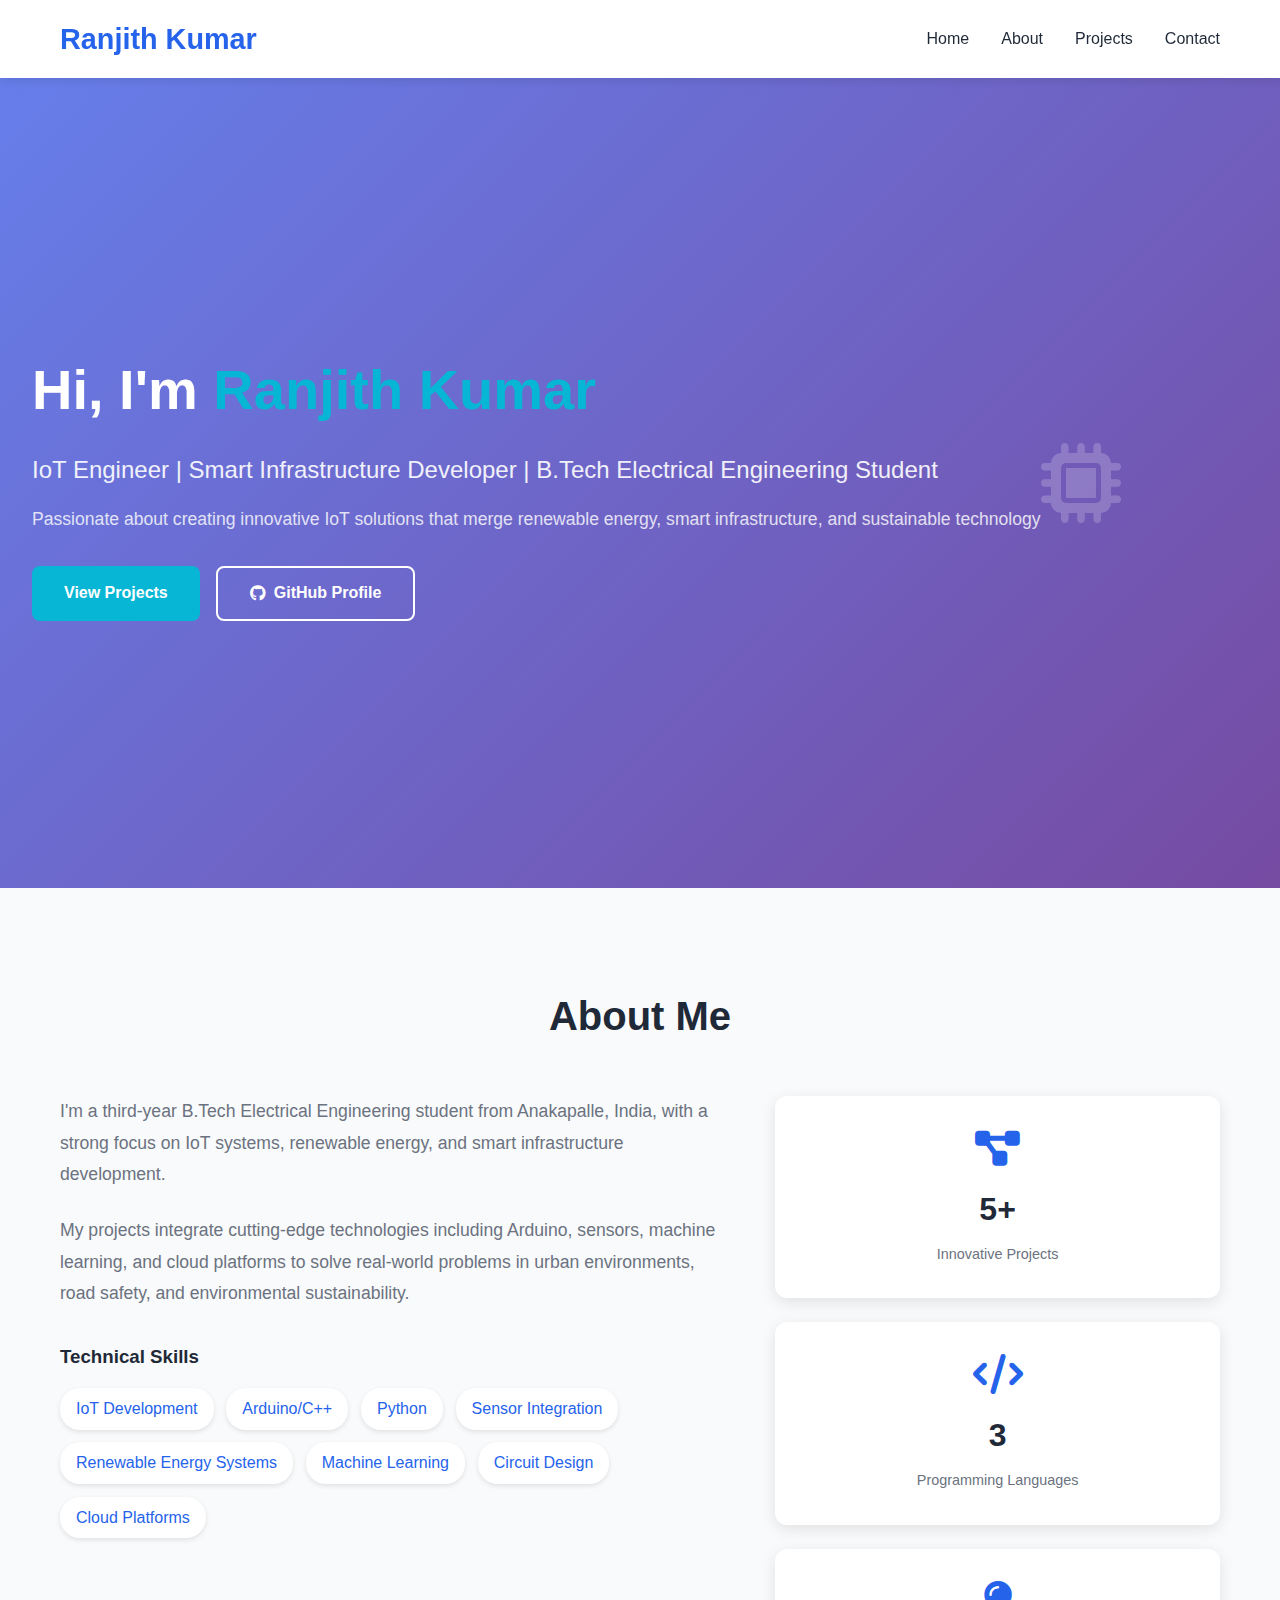
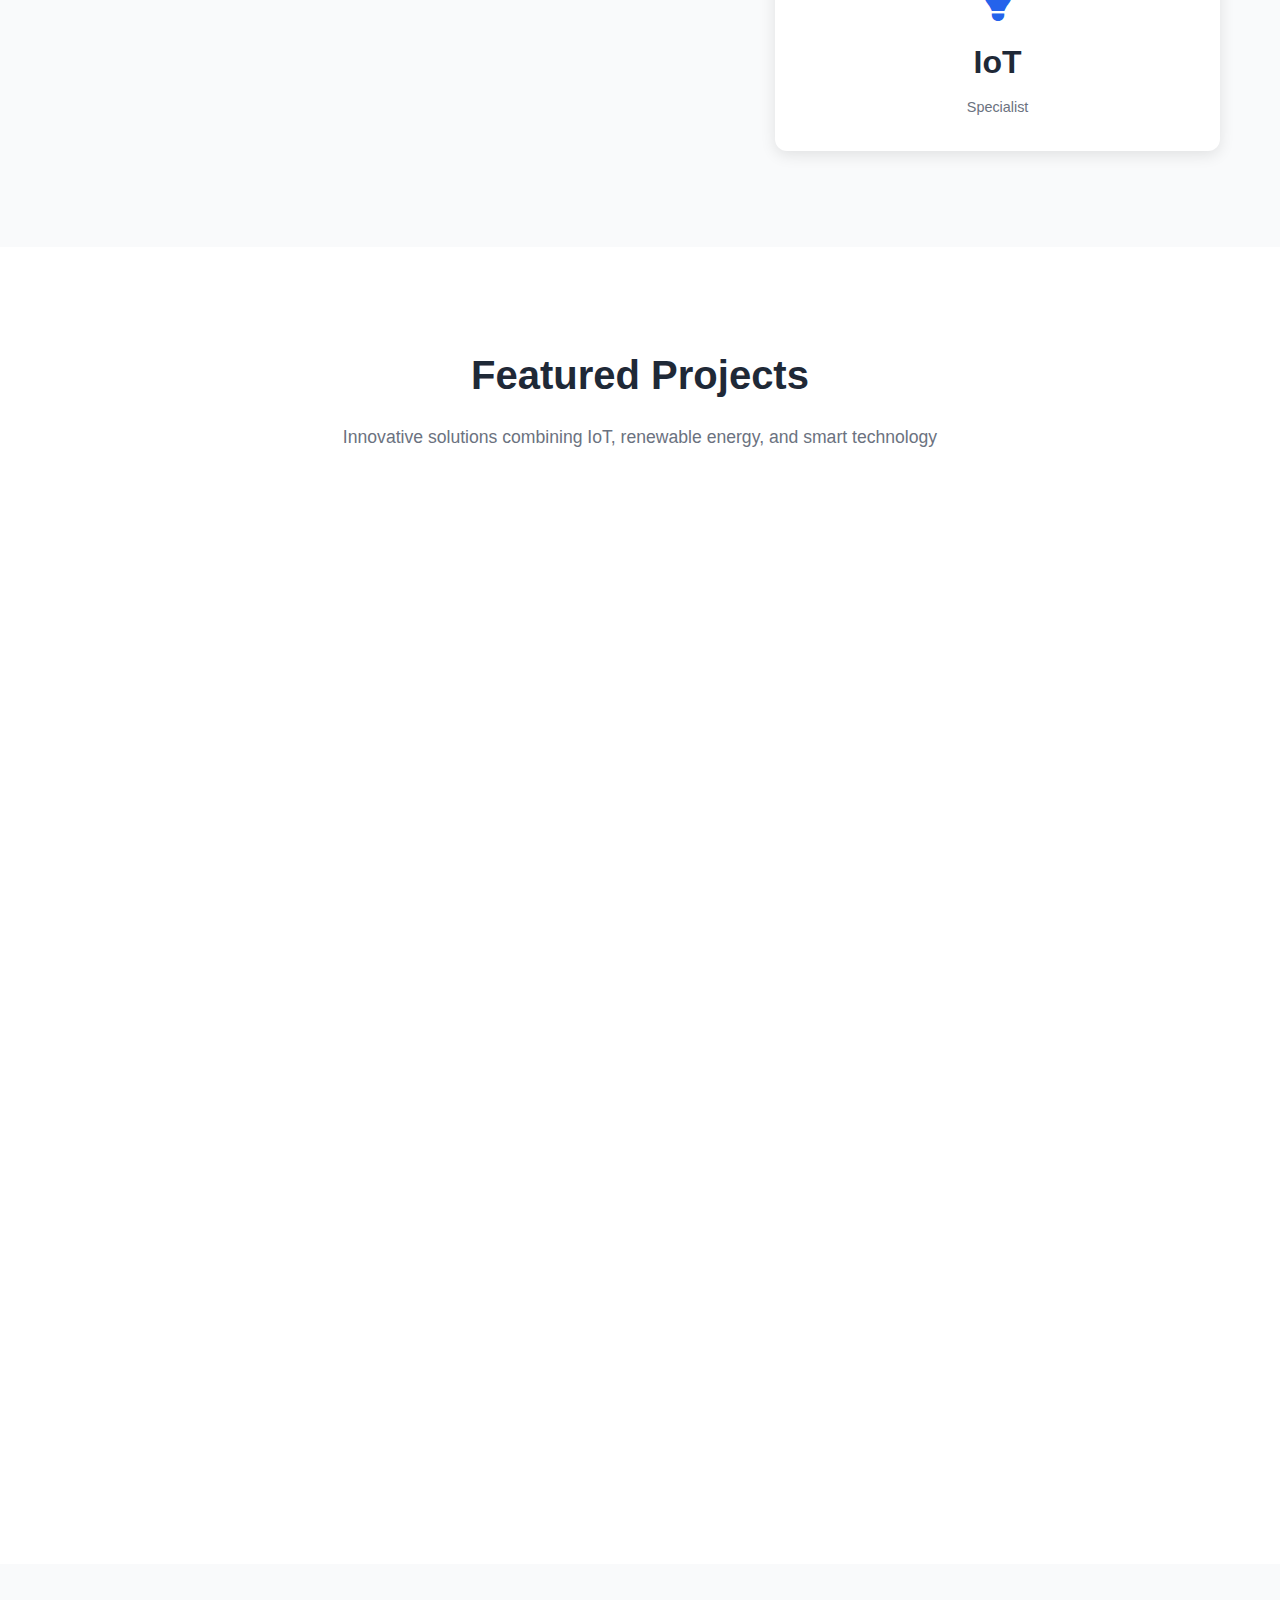
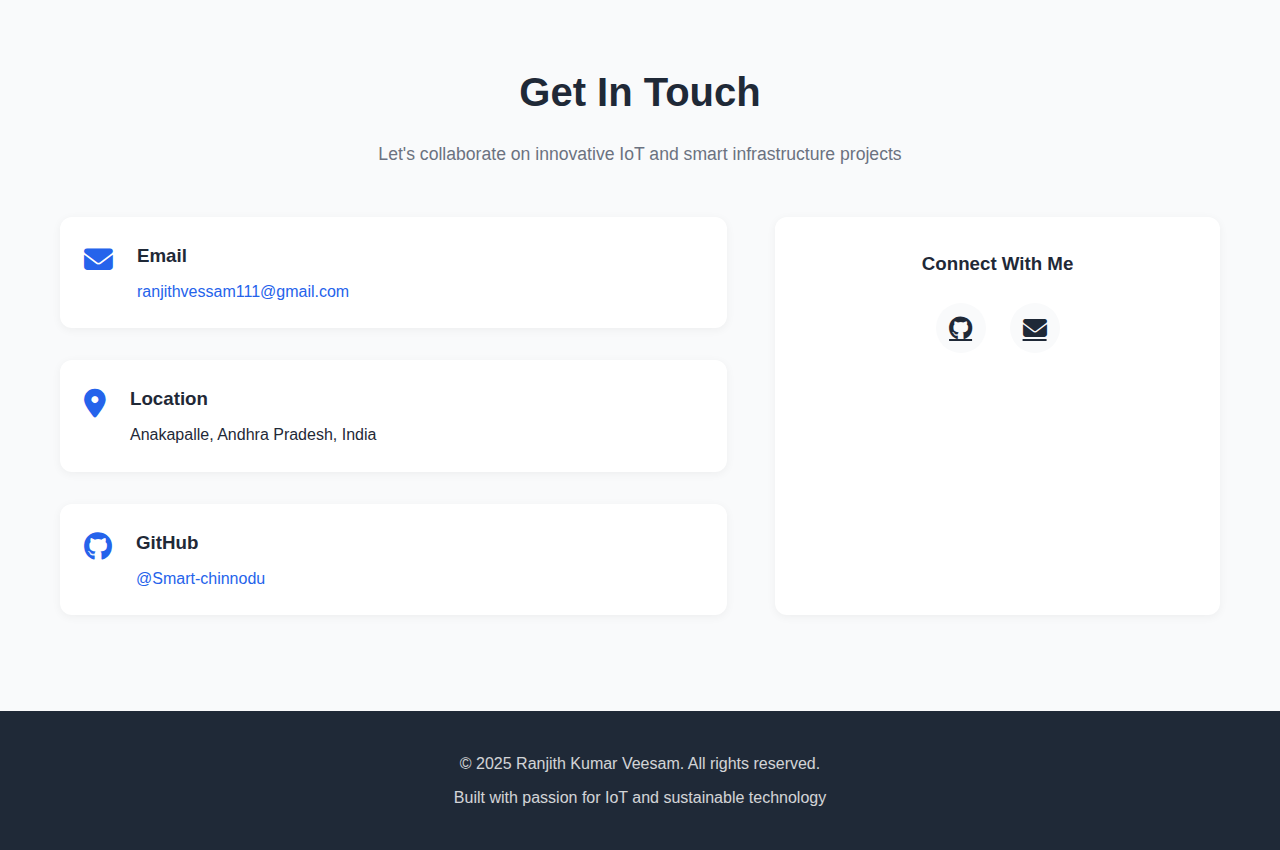
<file: index.html>
<!DOCTYPE html>
<html lang="en">
<head>
    <meta charset="UTF-8">
    <meta name="viewport" content="width=device-width, initial-scale=1.0">
    <meta name="description" content="Portfolio of Ranjith Kumar Veesam - IoT Engineer & Innovative Project Developer">
    <title>Ranjith Kumar Veesam | Portfolio</title>
    <link rel="stylesheet" href="style.css">
    <link rel="stylesheet" href="https://cdnjs.cloudflare.com/ajax/libs/font-awesome/6.4.0/css/all.min.css">
</head>
<body>
    <!-- Navigation -->
    <nav class="navbar">
        <div class="container">
            <div class="logo">
                <h2>Ranjith Kumar</h2>
            </div>
            <ul class="nav-links">
                <li><a href="#home">Home</a></li>
                <li><a href="#about">About</a></li>
                <li><a href="#projects">Projects</a></li>
                <li><a href="#contact">Contact</a></li>
            </ul>
            <div class="burger">
                <div class="line1"></div>
                <div class="line2"></div>
                <div class="line3"></div>
            </div>
        </div>
    </nav>

    <!-- Hero Section -->
    <section id="home" class="hero">
        <div class="hero-content">
            <h1 class="hero-title">Hi, I'm <span class="highlight">Ranjith Kumar</span></h1>
            <p class="hero-subtitle">IoT Engineer | Smart Infrastructure Developer | B.Tech Electrical Engineering Student</p>
            <p class="hero-description">Passionate about creating innovative IoT solutions that merge renewable energy, smart infrastructure, and sustainable technology</p>
            <div class="hero-buttons">
                <a href="#projects" class="btn btn-primary">View Projects</a>
                <a href="https://github.com/Smart-chinnodu" target="_blank" class="btn btn-secondary">
                    <i class="fab fa-github"></i> GitHub Profile
                </a>
            </div>
        </div>
        <div class="hero-image">
            <div class="code-animation">
                <i class="fas fa-microchip fa-5x"></i>
            </div>
        </div>
    </section>

    <!-- About Section -->
    <section id="about" class="about">
        <div class="container">
            <h2 class="section-title">About Me</h2>
            <div class="about-content">
                <div class="about-text">
                    <p>I'm a third-year B.Tech Electrical Engineering student from Anakapalle, India, with a strong focus on IoT systems, renewable energy, and smart infrastructure development.</p>
                    <p>My projects integrate cutting-edge technologies including Arduino, sensors, machine learning, and cloud platforms to solve real-world problems in urban environments, road safety, and environmental sustainability.</p>
                    <div class="skills">
                        <h3>Technical Skills</h3>
                        <div class="skill-tags">
                            <span class="skill-tag">IoT Development</span>
                            <span class="skill-tag">Arduino/C++</span>
                            <span class="skill-tag">Python</span>
                            <span class="skill-tag">Sensor Integration</span>
                            <span class="skill-tag">Renewable Energy Systems</span>
                            <span class="skill-tag">Machine Learning</span>
                            <span class="skill-tag">Circuit Design</span>
                            <span class="skill-tag">Cloud Platforms</span>
                        </div>
                    </div>
                </div>
                <div class="about-stats">
                    <div class="stat-card">
                        <i class="fas fa-project-diagram"></i>
                        <h3>5+</h3>
                        <p>Innovative Projects</p>
                    </div>
                    <div class="stat-card">
                        <i class="fas fa-code"></i>
                        <h3>3</h3>
                        <p>Programming Languages</p>
                    </div>
                    <div class="stat-card">
                        <i class="fas fa-lightbulb"></i>
                        <h3>IoT</h3>
                        <p>Specialist</p>
                    </div>
                </div>
            </div>
        </div>
    </section>

    <!-- Projects Section -->
    <section id="projects" class="projects">
        <div class="container">
            <h2 class="section-title">Featured Projects</h2>
            <p class="section-subtitle">Innovative solutions combining IoT, renewable energy, and smart technology</p>
            
            <div class="projects-grid" id="projectsGrid">
                <!-- Projects will be dynamically loaded here -->
            </div>
        </div>
    </section>

    <!-- Contact Section -->
    <section id="contact" class="contact">
        <div class="container">
            <h2 class="section-title">Get In Touch</h2>
            <p class="section-subtitle">Let's collaborate on innovative IoT and smart infrastructure projects</p>
            
            <div class="contact-content">
                <div class="contact-info">
                    <div class="contact-item">
                        <i class="fas fa-envelope"></i>
                        <div>
                            <h3>Email</h3>
                            <a href="mailto:ranjithvessam111@gmail.com">ranjithvessam111@gmail.com</a>
                        </div>
                    </div>
                    <div class="contact-item">
                        <i class="fas fa-map-marker-alt"></i>
                        <div>
                            <h3>Location</h3>
                            <p>Anakapalle, Andhra Pradesh, India</p>
                        </div>
                    </div>
                    <div class="contact-item">
                        <i class="fab fa-github"></i>
                        <div>
                            <h3>GitHub</h3>
                            <a href="https://github.com/Smart-chinnodu" target="_blank">@Smart-chinnodu</a>
                        </div>
                    </div>
                </div>
                
                <div class="social-links">
                    <h3>Connect With Me</h3>
                    <div class="social-icons">
                        <a href="https://github.com/Smart-chinnodu" target="_blank" title="GitHub">
                            <i class="fab fa-github"></i>
                        </a>
                        <a href="mailto:ranjithvessam111@gmail.com" title="Email">
                            <i class="fas fa-envelope"></i>
                        </a>
                    </div>
                </div>
            </div>
        </div>
    </section>

    <!-- Footer -->
    <footer class="footer">
        <div class="container">
            <p>&copy; 2025 Ranjith Kumar Veesam. All rights reserved.</p>
            <p>Built with passion for IoT and sustainable technology</p>
        </div>
    </footer>

    <script src="script.js"></script>
</body>
</html>
</file>
<file: style.css>
/* Global Styles */
* {
    margin: 0;
    padding: 0;
    box-sizing: border-box;
}

:root {
    --primary-color: #2563eb;
    --secondary-color: #7c3aed;
    --accent-color: #06b6d4;
    --text-dark: #1f2937;
    --text-light: #6b7280;
    --bg-light: #f9fafb;
    --bg-white: #ffffff;
    --border-color: #e5e7eb;
    --success-color: #10b981;
    --warning-color: #f59e0b;
}

body {
    font-family: 'Segoe UI', Tahoma, Geneva, Verdana, sans-serif;
    line-height: 1.6;
    color: var(--text-dark);
    overflow-x: hidden;
}

.container {
    max-width: 1200px;
    margin: 0 auto;
    padding: 0 20px;
}

/* Navigation */
.navbar {
    background: var(--bg-white);
    padding: 1rem 0;
    box-shadow: 0 2px 10px rgba(0, 0, 0, 0.1);
    position: sticky;
    top: 0;
    z-index: 1000;
}

.navbar .container {
    display: flex;
    justify-content: space-between;
    align-items: center;
}

.logo h2 {
    color: var(--primary-color);
    font-size: 1.8rem;
}

.nav-links {
    display: flex;
    list-style: none;
    gap: 2rem;
}

.nav-links a {
    text-decoration: none;
    color: var(--text-dark);
    font-weight: 500;
    transition: color 0.3s;
}

.nav-links a:hover {
    color: var(--primary-color);
}

.burger {
    display: none;
    cursor: pointer;
}

.burger div {
    width: 25px;
    height: 3px;
    background: var(--text-dark);
    margin: 5px;
    transition: all 0.3s;
}

/* Hero Section */
.hero {
    min-height: 90vh;
    display: flex;
    align-items: center;
    background: linear-gradient(135deg, #667eea 0%, #764ba2 100%);
    color: white;
    padding: 4rem 2rem;
}

.hero .container {
    display: grid;
    grid-template-columns: 1.5fr 1fr;
    gap: 4rem;
    align-items: center;
}

.hero-title {
    font-size: 3.5rem;
    margin-bottom: 1rem;
    animation: fadeInUp 0.8s ease-out;
}

.highlight {
    color: var(--accent-color);
}

.hero-subtitle {
    font-size: 1.5rem;
    margin-bottom: 1rem;
    opacity: 0.9;
    animation: fadeInUp 1s ease-out;
}

.hero-description {
    font-size: 1.1rem;
    margin-bottom: 2rem;
    opacity: 0.8;
    animation: fadeInUp 1.2s ease-out;
}

.hero-buttons {
    display: flex;
    gap: 1rem;
    animation: fadeInUp 1.4s ease-out;
}

.btn {
    padding: 0.8rem 2rem;
    border-radius: 8px;
    text-decoration: none;
    font-weight: 600;
    transition: all 0.3s;
    display: inline-flex;
    align-items: center;
    gap: 0.5rem;
}

.btn-primary {
    background: var(--accent-color);
    color: white;
}

.btn-primary:hover {
    background: #0891b2;
    transform: translateY(-2px);
    box-shadow: 0 5px 15px rgba(6, 182, 212, 0.4);
}

.btn-secondary {
    background: transparent;
    color: white;
    border: 2px solid white;
}

.btn-secondary:hover {
    background: white;
    color: var(--primary-color);
    transform: translateY(-2px);
}

.hero-image {
    display: flex;
    justify-content: center;
    align-items: center;
}

.code-animation {
    animation: float 3s ease-in-out infinite;
}

.code-animation i {
    color: rgba(255, 255, 255, 0.2);
}

/* About Section */
.about {
    padding: 6rem 2rem;
    background: var(--bg-light);
}

.section-title {
    font-size: 2.5rem;
    text-align: center;
    margin-bottom: 1rem;
    color: var(--text-dark);
}

.section-subtitle {
    text-align: center;
    color: var(--text-light);
    font-size: 1.1rem;
    margin-bottom: 3rem;
}

.about-content {
    display: grid;
    grid-template-columns: 1.5fr 1fr;
    gap: 3rem;
    margin-top: 3rem;
}

.about-text p {
    margin-bottom: 1.5rem;
    color: var(--text-light);
    font-size: 1.1rem;
    line-height: 1.8;
}

.skills {
    margin-top: 2rem;
}

.skills h3 {
    margin-bottom: 1rem;
    color: var(--text-dark);
}

.skill-tags {
    display: flex;
    flex-wrap: wrap;
    gap: 0.8rem;
}

.skill-tag {
    background: white;
    padding: 0.5rem 1rem;
    border-radius: 20px;
    color: var(--primary-color);
    font-weight: 500;
    box-shadow: 0 2px 5px rgba(0, 0, 0, 0.1);
    transition: all 0.3s;
}

.skill-tag:hover {
    transform: translateY(-2px);
    box-shadow: 0 4px 10px rgba(0, 0, 0, 0.15);
}

.about-stats {
    display: flex;
    flex-direction: column;
    gap: 1.5rem;
}

.stat-card {
    background: white;
    padding: 2rem;
    border-radius: 12px;
    text-align: center;
    box-shadow: 0 4px 15px rgba(0, 0, 0, 0.1);
    transition: all 0.3s;
}

.stat-card:hover {
    transform: translateY(-5px);
    box-shadow: 0 8px 25px rgba(0, 0, 0, 0.15);
}

.stat-card i {
    font-size: 2.5rem;
    color: var(--primary-color);
    margin-bottom: 1rem;
}

.stat-card h3 {
    font-size: 2rem;
    margin-bottom: 0.5rem;
    color: var(--text-dark);
}

.stat-card p {
    color: var(--text-light);
    font-size: 0.9rem;
}

/* Projects Section */
.projects {
    padding: 6rem 2rem;
    background: var(--bg-white);
}

.projects-grid {
    display: grid;
    grid-template-columns: repeat(auto-fill, minmax(350px, 1fr));
    gap: 2rem;
    margin-top: 3rem;
}

.project-card {
    background: white;
    border-radius: 12px;
    overflow: hidden;
    box-shadow: 0 4px 15px rgba(0, 0, 0, 0.1);
    transition: all 0.3s;
    border: 1px solid var(--border-color);
}

.project-card:hover {
    transform: translateY(-8px);
    box-shadow: 0 12px 30px rgba(0, 0, 0, 0.15);
}

.project-header {
    background: linear-gradient(135deg, var(--primary-color), var(--secondary-color));
    padding: 1.5rem;
    color: white;
}

.project-header h3 {
    font-size: 1.3rem;
    margin-bottom: 0.5rem;
}

.project-language {
    display: inline-block;
    background: rgba(255, 255, 255, 0.2);
    padding: 0.3rem 0.8rem;
    border-radius: 15px;
    font-size: 0.85rem;
    margin-top: 0.5rem;
}

.project-body {
    padding: 1.5rem;
}

.project-description {
    color: var(--text-light);
    margin-bottom: 1.5rem;
    line-height: 1.6;
}

.project-footer {
    padding: 1rem 1.5rem;
    background: var(--bg-light);
    display: flex;
    justify-content: space-between;
    align-items: center;
}

.project-link {
    color: var(--primary-color);
    text-decoration: none;
    font-weight: 600;
    display: flex;
    align-items: center;
    gap: 0.5rem;
    transition: all 0.3s;
}

.project-link:hover {
    color: var(--secondary-color);
    transform: translateX(3px);
}

/* Contact Section */
.contact {
    padding: 6rem 2rem;
    background: var(--bg-light);
}

.contact-content {
    display: grid;
    grid-template-columns: 1.5fr 1fr;
    gap: 3rem;
    margin-top: 3rem;
}

.contact-info {
    display: flex;
    flex-direction: column;
    gap: 2rem;
}

.contact-item {
    display: flex;
    align-items: flex-start;
    gap: 1.5rem;
    background: white;
    padding: 1.5rem;
    border-radius: 12px;
    box-shadow: 0 2px 10px rgba(0, 0, 0, 0.05);
}

.contact-item i {
    font-size: 1.8rem;
    color: var(--primary-color);
    margin-top: 0.3rem;
}

.contact-item h3 {
    margin-bottom: 0.5rem;
    color: var(--text-dark);
}

.contact-item a {
    color: var(--primary-color);
    text-decoration: none;
}

.contact-item a:hover {
    text-decoration: underline;
}

.social-links {
    background: white;
    padding: 2rem;
    border-radius: 12px;
    box-shadow: 0 2px 10px rgba(0, 0, 0, 0.05);
    text-align: center;
}

.social-links h3 {
    margin-bottom: 1.5rem;
    color: var(--text-dark);
}

.social-icons {
    display: flex;
    justify-content: center;
    gap: 1.5rem;
}

.social-icons a {
    display: flex;
    align-items: center;
    justify-content: center;
    width: 50px;
    height: 50px;
    border-radius: 50%;
    background: var(--bg-light);
    color: var(--text-dark);
    font-size: 1.5rem;
    transition: all 0.3s;
}

.social-icons a:hover {
    background: var(--primary-color);
    color: white;
    transform: translateY(-3px);
}

/* Footer */
.footer {
    background: var(--text-dark);
    color: white;
    padding: 2rem;
    text-align: center;
}

.footer p {
    margin: 0.5rem 0;
    opacity: 0.8;
}

/* Animations */
@keyframes fadeInUp {
    from {
        opacity: 0;
        transform: translateY(30px);
    }
    to {
        opacity: 1;
        transform: translateY(0);
    }
}

@keyframes float {
    0%, 100% {
        transform: translateY(0);
    }
    50% {
        transform: translateY(-20px);
    }
}

/* Responsive Design */
@media screen and (max-width: 968px) {
    .hero .container,
    .about-content,
    .contact-content {
        grid-template-columns: 1fr;
    }
    
    .hero-title {
        font-size: 2.5rem;
    }
    
    .nav-links {
        position: fixed;
        right: -100%;
        top: 70px;
        flex-direction: column;
        background: white;
        width: 100%;
        text-align: center;
        transition: 0.3s;
        box-shadow: 0 10px 27px rgba(0, 0, 0, 0.05);
        padding: 2rem 0;
    }
    
    .nav-links.active {
        right: 0;
    }
    
    .burger {
        display: block;
    }
    
    .projects-grid {
        grid-template-columns: 1fr;
    }
}

@media screen and (max-width: 480px) {
    .hero-title {
        font-size: 2rem;
    }
    
    .hero-subtitle {
        font-size: 1.2rem;
    }
    
    .hero-buttons {
        flex-direction: column;
    }
    
    .section-title {
        font-size: 2rem;
    }
}
</file>
